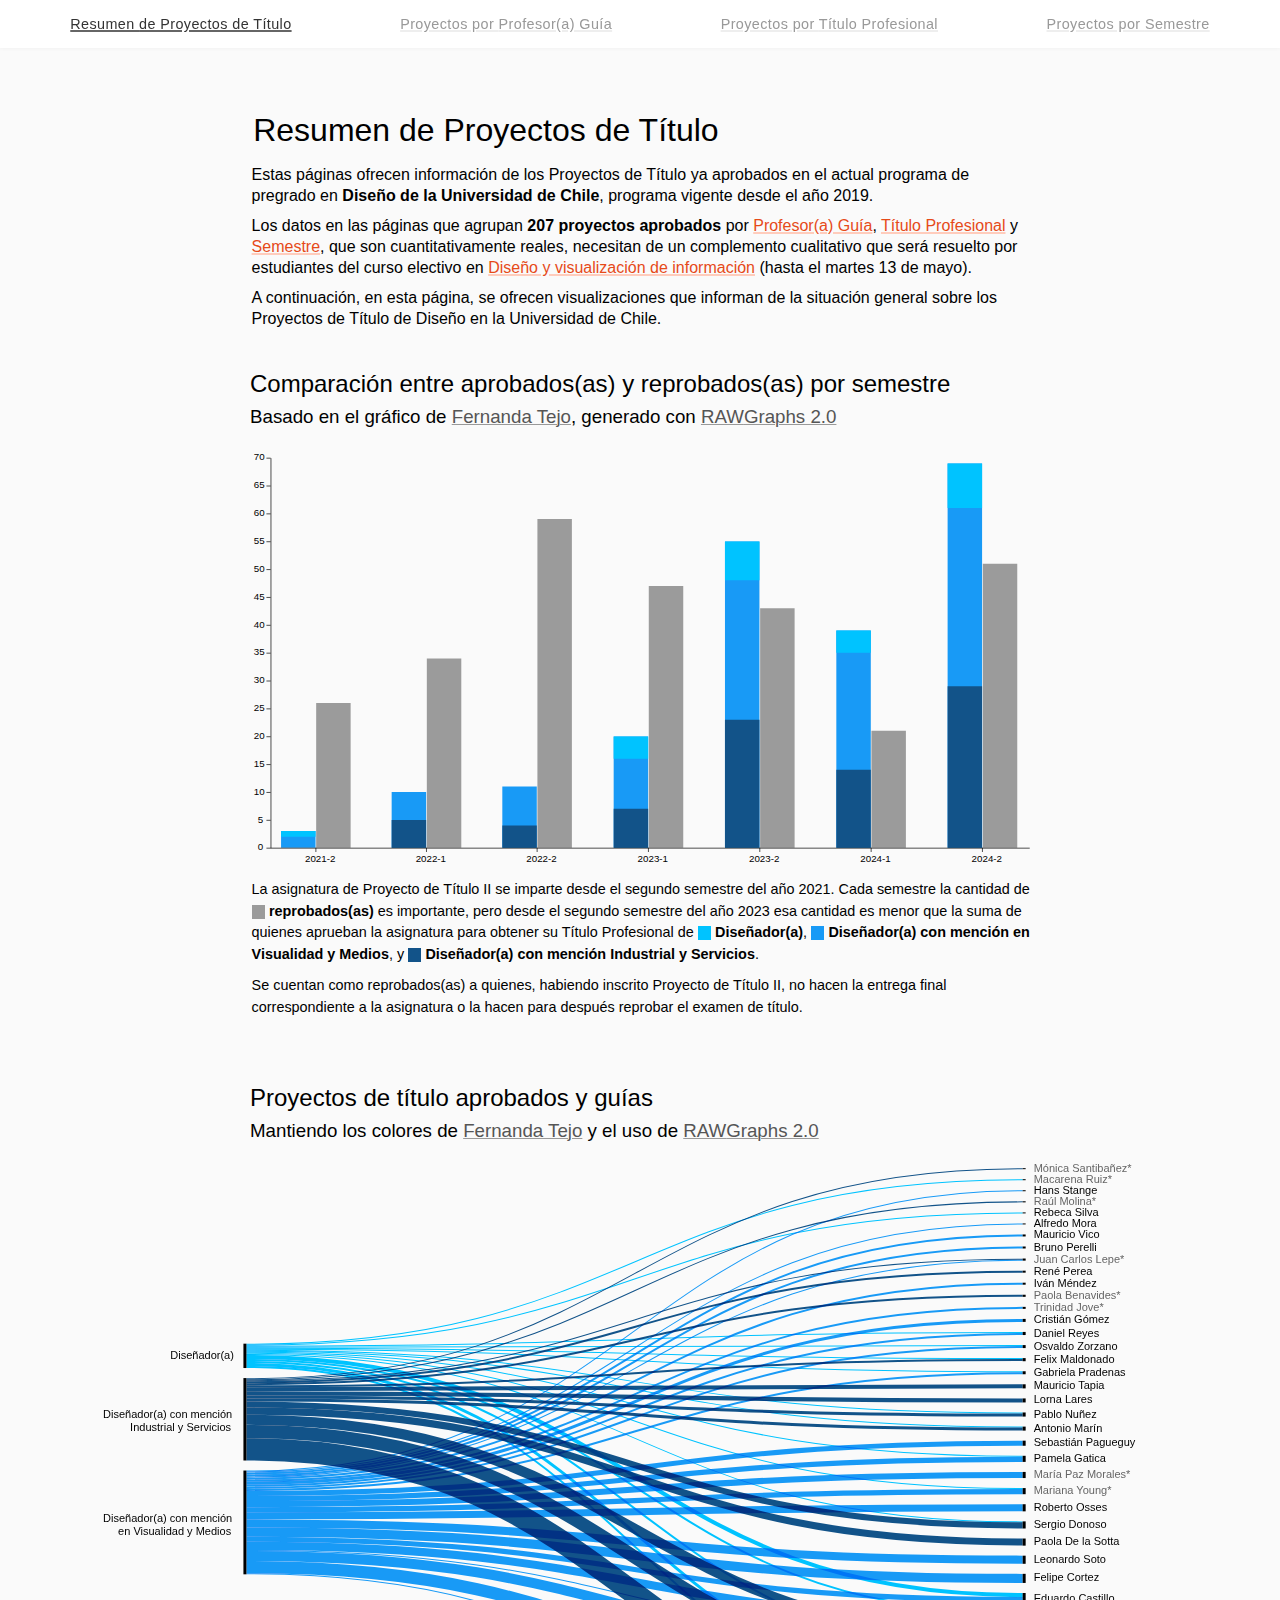
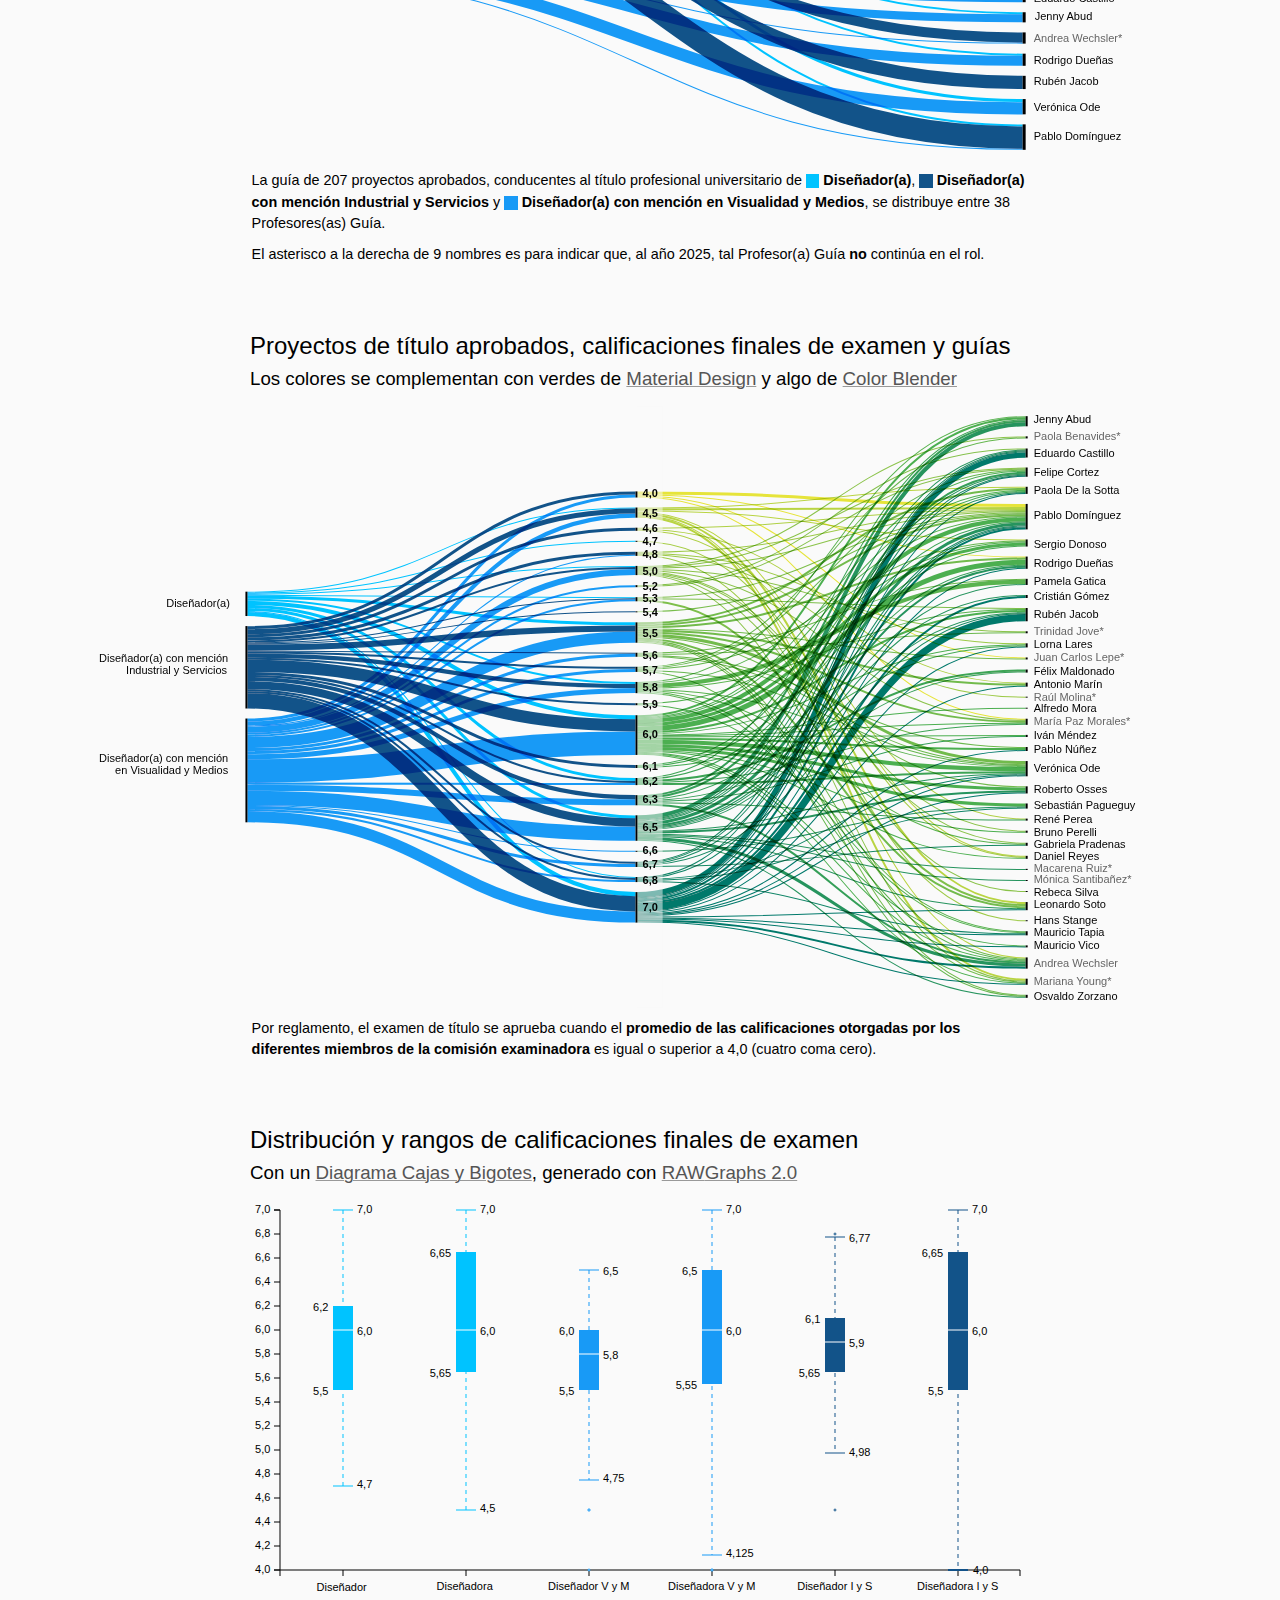
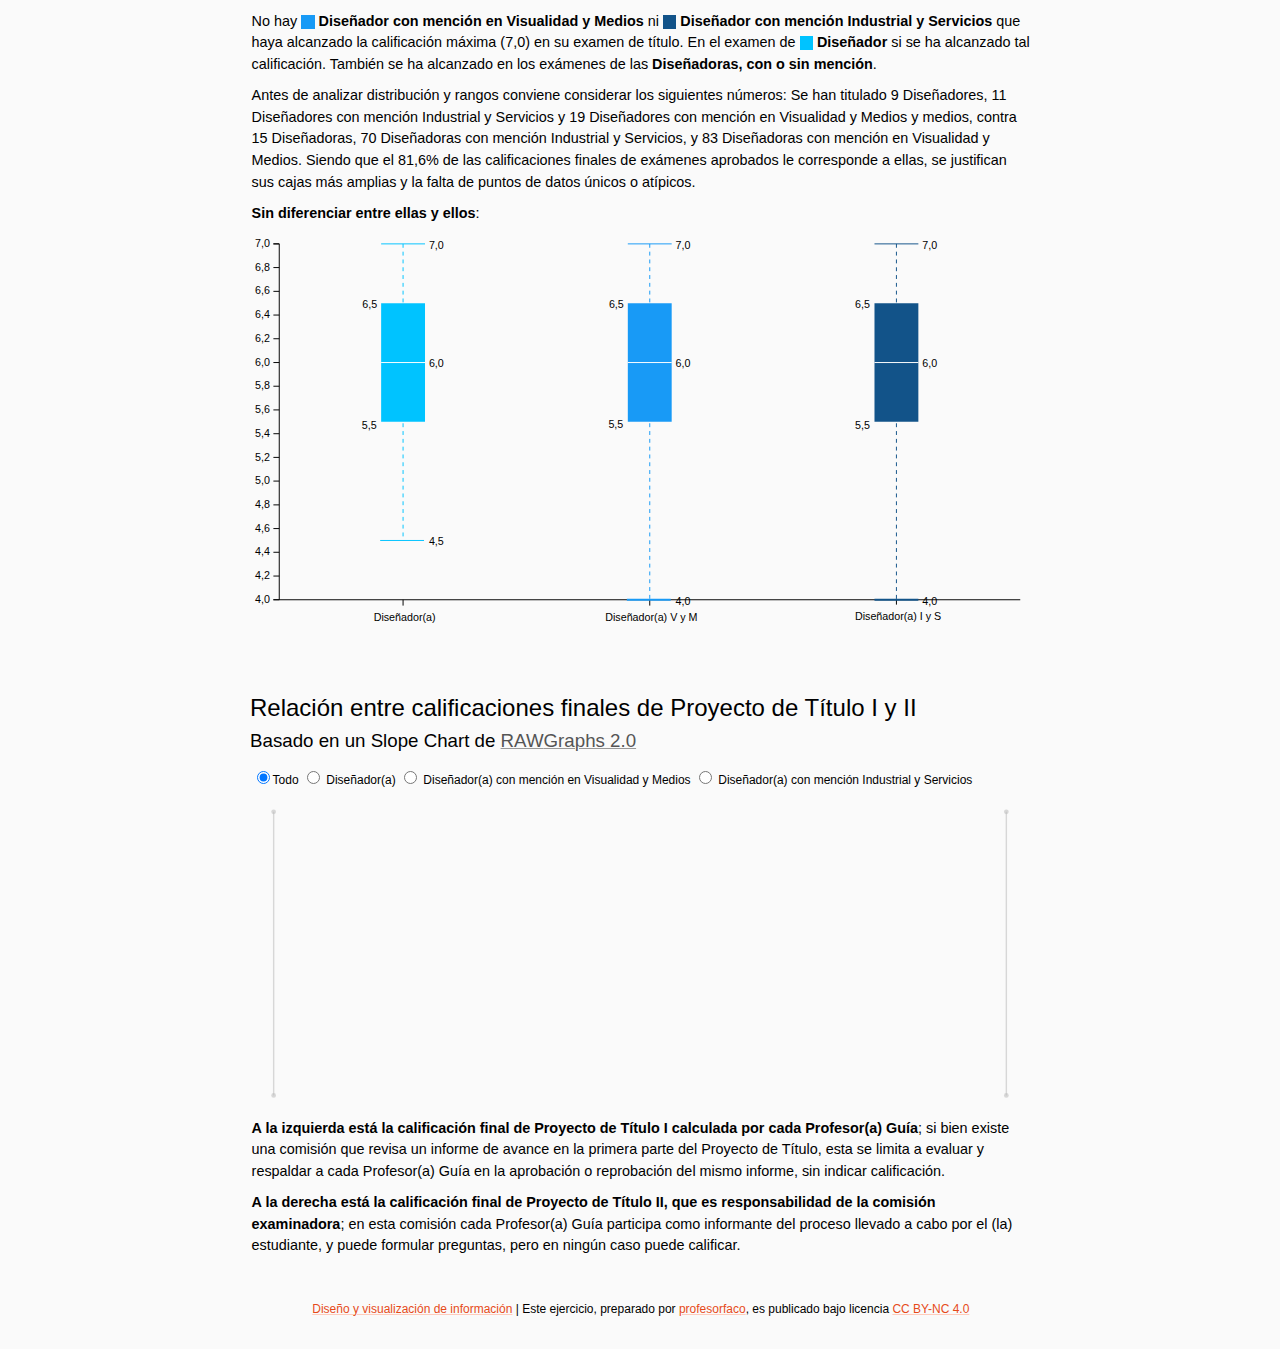
<file: index.html>
<!DOCTYPE html>
<html lang="es">
    <head>
        <meta charset="utf-8" />
        <meta name="viewport" content="width=device-width, initial-scale=1" />
        <title>Proyectos de Título</title>
        <link href="css/style.css" rel="stylesheet" />
    </head>
    <body>
        <nav>
            <a href="index.html" class="active">Resumen <span>de Proyectos de Título</span></a>
            <a href="profes.html"><span>Proyectos por </span>Profesor(a) Guía</a>
            <a href="titulos.html"><span>Proyectos por </span>Título Profesional</a>
            <a href="semestres.html"><span>Proyectos por </span>Semestre</a>
        </nav>
        <header>
            <h1>Resumen de Proyectos de Título</h1>
            <p>Estas páginas ofrecen información de los Proyectos de Título ya aprobados en el actual programa de pregrado en <em>Diseño de la Universidad de Chile</em>, programa vigente desde el año 2019.</p>
            <p>Los datos en las páginas que agrupan <em>207 proyectos aprobados</em> por <a href="profes.html">Profesor(a) Guía</a>, <a href="titulos.html">Título Profesional</a> y <a href="semestres.html">Semestre</a>, que son cuantitativamente reales, necesitan de un complemento cualitativo que será resuelto por estudiantes del curso electivo en <a href="https://github.com/profesorfaco/troncal/" target="_blank">Diseño y visualización de información</a> (hasta el martes 13 de mayo).</p>
            <p>A continuación, en esta página, se ofrecen visualizaciones que informan de la situación general sobre los Proyectos de Título de Diseño en la Universidad de Chile.</p>
        </header>
        <main>
            <article>
                <h2>Comparación entre aprobados(as) y reprobados(as) por semestre</h2>
                <h3>Basado en el gráfico de <a href="https://fer1137.github.io/Sitio_web/" target="_blank">Fernanda Tejo</a>, generado con <a href="https://app.rawgraphs.io/" target="_blank"><em>RAW</em>Graphs 2.0</a></h3>
                <object data="viz/multiset_bar_chart.svg" type="image/svg+xml"></object>
                <p>La asignatura de Proyecto de Título II se imparte desde el segundo semestre del año 2021. Cada semestre la cantidad de <em><small style="background: #9b9b9b;">&nbsp;&nbsp;&nbsp;&nbsp;</small> reprobados(as)</em> es importante, pero desde el segundo semestre del año 2023 esa cantidad es menor que la suma de quienes aprueban la asignatura para obtener su Título Profesional de <em><small style="background: #00c3ff;">&nbsp;&nbsp;&nbsp;&nbsp;</small> Diseñador(a)</em>, <em><small style="background: #189af6;">&nbsp;&nbsp;&nbsp;&nbsp;</small> Diseñador(a) con mención en Visualidad y Medios</em>, y <em><small style="background: #125389;">&nbsp;&nbsp;&nbsp;&nbsp;</small> Diseñador(a) con mención Industrial y Servicios</em>.</p>
                <p>Se cuentan como reprobados(as) a quienes, habiendo inscrito Proyecto de Título II, no hacen la entrega final correspondiente a la asignatura o la hacen para después reprobar el examen de título.</p>
            </article>
            <article>
                <h2>Proyectos de título aprobados y guías</h2>
                <h3>Mantiendo los colores de <a href="https://fer1137.github.io/Sitio_web/" target="_blank">Fernanda Tejo</a> y el uso de <a href="https://app.rawgraphs.io/" target="_blank"><em>RAW</em>Graphs 2.0</a></h3>
                <object data="viz/alluvial_diagram_1.svg" type="image/svg+xml" class="ancho"></object>
                <p>La guía de 207 proyectos aprobados, conducentes al título profesional universitario de <small style="background: #00c3ff;">&nbsp;&nbsp;&nbsp;&nbsp;</small> <em>Diseñador(a)</em>, <small style="background: #125389;">&nbsp;&nbsp;&nbsp;&nbsp;</small> <em>Diseñador(a) con mención Industrial y Servicios</em> y <small style="background: #189af6;">&nbsp;&nbsp;&nbsp;&nbsp;</small> <em>Diseñador(a) con mención en Visualidad y Medios</em>, se distribuye entre 38 Profesores(as) Guía.</p>
                <p>El asterisco a la derecha de 9 nombres es para indicar que, al año 2025, tal Profesor(a) Guía <em>no</em> continúa en el rol.</p>
            </article>
            <article>
                <h2>Proyectos de título aprobados, calificaciones finales de examen y guías</h2>
                <h3>Los colores se complementan con verdes de <a href="https://materialui.co/colors">Material Design</a> y algo de <a href="https://meyerweb.com/eric/tools/color-blend/">Color Blender</a></h3>
                <object data="viz/alluvial_diagram_2.svg" type="image/svg+xml" class="ancho"></object>
                <p>Por reglamento, el examen de título se aprueba cuando el <em>promedio de las calificaciones otorgadas por los diferentes miembros de la comisión examinadora</em> es igual o superior a 4,0 (cuatro coma cero).</p>
            </article>
            <article>
                <h2>Distribución y rangos de calificaciones finales de examen</h2>
                <h3>Con un <a href="https://datavizcatalogue.com/ES/metodos/diagrama_cajas_y_bigotes.html" target="_blank">Diagrama Cajas y Bigotes</a>, generado con <a href="https://app.rawgraphs.io/" target="_blank"><em>RAW</em>Graphs 2.0</a>
                </h3>
                <object data="viz/box_plot_1.svg" type="image/svg+xml"></object>
                <p>No hay <small style="background: #189af6;">&nbsp;&nbsp;&nbsp;&nbsp;</small> <em>Diseñador con mención en Visualidad y Medios</em> ni <small style="background: #125389;">&nbsp;&nbsp;&nbsp;&nbsp;</small> <em>Diseñador con mención Industrial y Servicios</em> que haya alcanzado la calificación máxima (7,0) en su examen de título. En el examen de <small style="background: #00c3ff;">&nbsp;&nbsp;&nbsp;&nbsp;</small> <em>Diseñador</em> si se ha alcanzado tal calificación. También se ha alcanzado en los exámenes de las <em>Diseñadoras, con o sin mención</em>.
                </p>
                <p>Antes de analizar distribución y rangos conviene considerar los siguientes números: Se han titulado 9 Diseñadores, 11 Diseñadores con mención Industrial y Servicios y 19 Diseñadores con mención en Visualidad y Medios y medios, contra 15 Diseñadoras, 70 Diseñadoras con mención Industrial y Servicios, y 83 Diseñadoras con mención en Visualidad y Medios. Siendo que el 81,6% de las calificaciones finales de exámenes aprobados le corresponde a ellas, se justifican sus cajas más amplias y la falta de puntos de datos únicos o atípicos.</p>
                <p><em>Sin diferenciar entre ellas y ellos</em>:</p>
                <object data="viz/box_plot_2.svg" type="image/svg+xml"></object>
            </article>
            <article>
                <h2>Relación entre calificaciones finales de Proyecto de Título I y II</h2>
                <h3>Basado en un Slope Chart de <a href="https://app.rawgraphs.io/" target="_blank"><em>RAW</em>Graphs 2.0</a></h3>
                <p><small>
                    <input type="radio" name="show" value="all" onchange="mostrador(this.value)" checked />Todo</span>
                    <input type="radio" name="show" value="sm" onchange="mostrador(this.value)" /> Diseñador(a) 
                    <input type="radio" name="show" value="vm" onchange="mostrador(this.value)" /> Diseñador(a) con mención en Visualidad y Medios
                    <input type="radio" name="show" value="is" onchange="mostrador(this.value)" /> Diseñador(a) con mención Industrial y Servicios
                </small></p>
                <svg xmlns="http://www.w3.org/2000/svg" viewBox="0 0 165 65" id="slope">
                    <style>
                        line{stroke-width:.3} 
                        .sm{stroke:#00c3ff} 
                        .vm{stroke:#189af6} 
                        .is{stroke:#125389}
                        .hide{display:none}
                    </style>
                    <g>
                        <circle cx="5" cy="2.5" r=".5" fill="silver"/>
                        <line x1="5" y1="2.5" x2="5" y2="62.5" stroke="silver" />
                        <circle cx="5" cy="62.5" r=".5" fill="silver"/>
                    </g>
                    <g>
                        <circle cx="160" cy="2.5" r=".5" fill="silver"/>
                        <line x1="160" y1="2.5" x2="160" y2="62.5" stroke="silver" />
                        <circle cx="160" cy="62.5" r=".5" fill="silver"/>
                    </g>
                    <!--aquí se agregarán grupos gracias a JavaScript-->
                </svg>
                <p><em>A la izquierda está la calificación final de Proyecto de Título I calculada por cada Profesor(a) Guía</em>; si bien existe una comisión que revisa un informe de avance en la primera parte del Proyecto de Título, esta se limita a evaluar y respaldar a cada Profesor(a) Guía en la aprobación o reprobación del mismo informe, sin indicar calificación.</p>
                <p><em>A la derecha está la calificación final de Proyecto de Título II, que es responsabilidad de la comisión examinadora</em>; en esta comisión cada Profesor(a) Guía participa como informante del proceso llevado a cabo por el (la) estudiante, y puede formular preguntas, pero en ningún caso puede calificar.</p>
            </article>
        </main>
        <footer>
            <p><small><a href="https://github.com/profesorfaco/troncal" target="_blank">Diseño y visualización de información</a> | Este ejercicio, preparado por <a rel="cc:attributionURL dct:creator" property="cc:attributionName" href="https://github.com/profesorfaco">profesorfaco</a>, es publicado bajo licencia <a href="https://creativecommons.org/licenses/by-nc/4.0/?ref=chooser-v1" target="_blank" rel="license noopener noreferrer">CC BY-NC 4.0</a></small></p>
        </footer>

        <script>
            const notas = document.querySelector("#slope");

            function clase(dato) {
                let esto;
                if (dato == "Diseño") {
                    esto = 'class="sm hide"';
                } else if (dato == "Diseño con mención en Visualidad y Medios") {
                    esto = 'class="vm hide"';
                } else {
                    esto = 'class="is hide"';
                }
                return esto;
            }

            function mostrador(dato) {
                if(dato == "all"){
                    document.querySelectorAll(".sm").forEach((x)=> x.classList.remove("hide"));
                    document.querySelectorAll(".vm").forEach((x)=> x.classList.remove("hide"));
                    document.querySelectorAll(".is").forEach((x)=> x.classList.remove("hide"));
                } else if(dato == "sm") {
                    document.querySelectorAll(".sm").forEach((x)=> x.classList.remove("hide"));
                    document.querySelectorAll(".vm").forEach((x)=> x.classList.add("hide"));
                    document.querySelectorAll(".is").forEach((x)=> x.classList.add("hide"));
                } else if(dato == "vm"){
                    document.querySelectorAll(".sm").forEach((x)=> x.classList.add("hide"));
                    document.querySelectorAll(".vm").forEach((x)=> x.classList.remove("hide"));
                    document.querySelectorAll(".is").forEach((x)=> x.classList.add("hide"));
                } else {
                    document.querySelectorAll(".sm").forEach((x)=> x.classList.add("hide"));
                    document.querySelectorAll(".vm").forEach((x)=> x.classList.add("hide"));
                    document.querySelectorAll(".is").forEach((x)=> x.classList.remove("hide"));
                }
              }

            async function datos() {
                const consulta = await fetch("https://raw.githubusercontent.com/profesorfaco/troncal/refs/heads/main/clase-09/titulades.json");
                const data = await consulta.json();
                data.forEach((d,i) => {
                    notas.innerHTML += `
                        <g>
                            <text x="0.5" y="${140 - d.nota_anteproyecto * 20 + 2.5}" font-size="2" dominant-baseline="middle">${d.nota_anteproyecto.toFixed(1).replace(".",",")}</text>
                            <circle cx="5" cy="${140 - d.nota_anteproyecto * 20 + 2.5}" r=".5" fill="var(--gris)"/>
                            <line x1="5" y1="${140 - d.nota_anteproyecto * 20 + 2.5}" x2="160" y2="${140 - d.nota_proyecto * 20 + 2.5}" ${clase(d.titulo_profesional_neutro)}/>
                            <circle cx="160" cy="${140 - d.nota_proyecto * 20 + 2.5}" r=".5" fill="var(--gris)"/>
                            <text x="161.25" y="${140 - d.nota_proyecto * 20 + 2.5}" font-size="2" dominant-baseline="middle">${d.nota_proyecto.toFixed(1).replace(".",",")}</text>
                        </g>`;
                });
                mostrador("all");
            }
            datos().catch((error) => console.error(error));
        </script>
    </body>
</html>
</file>
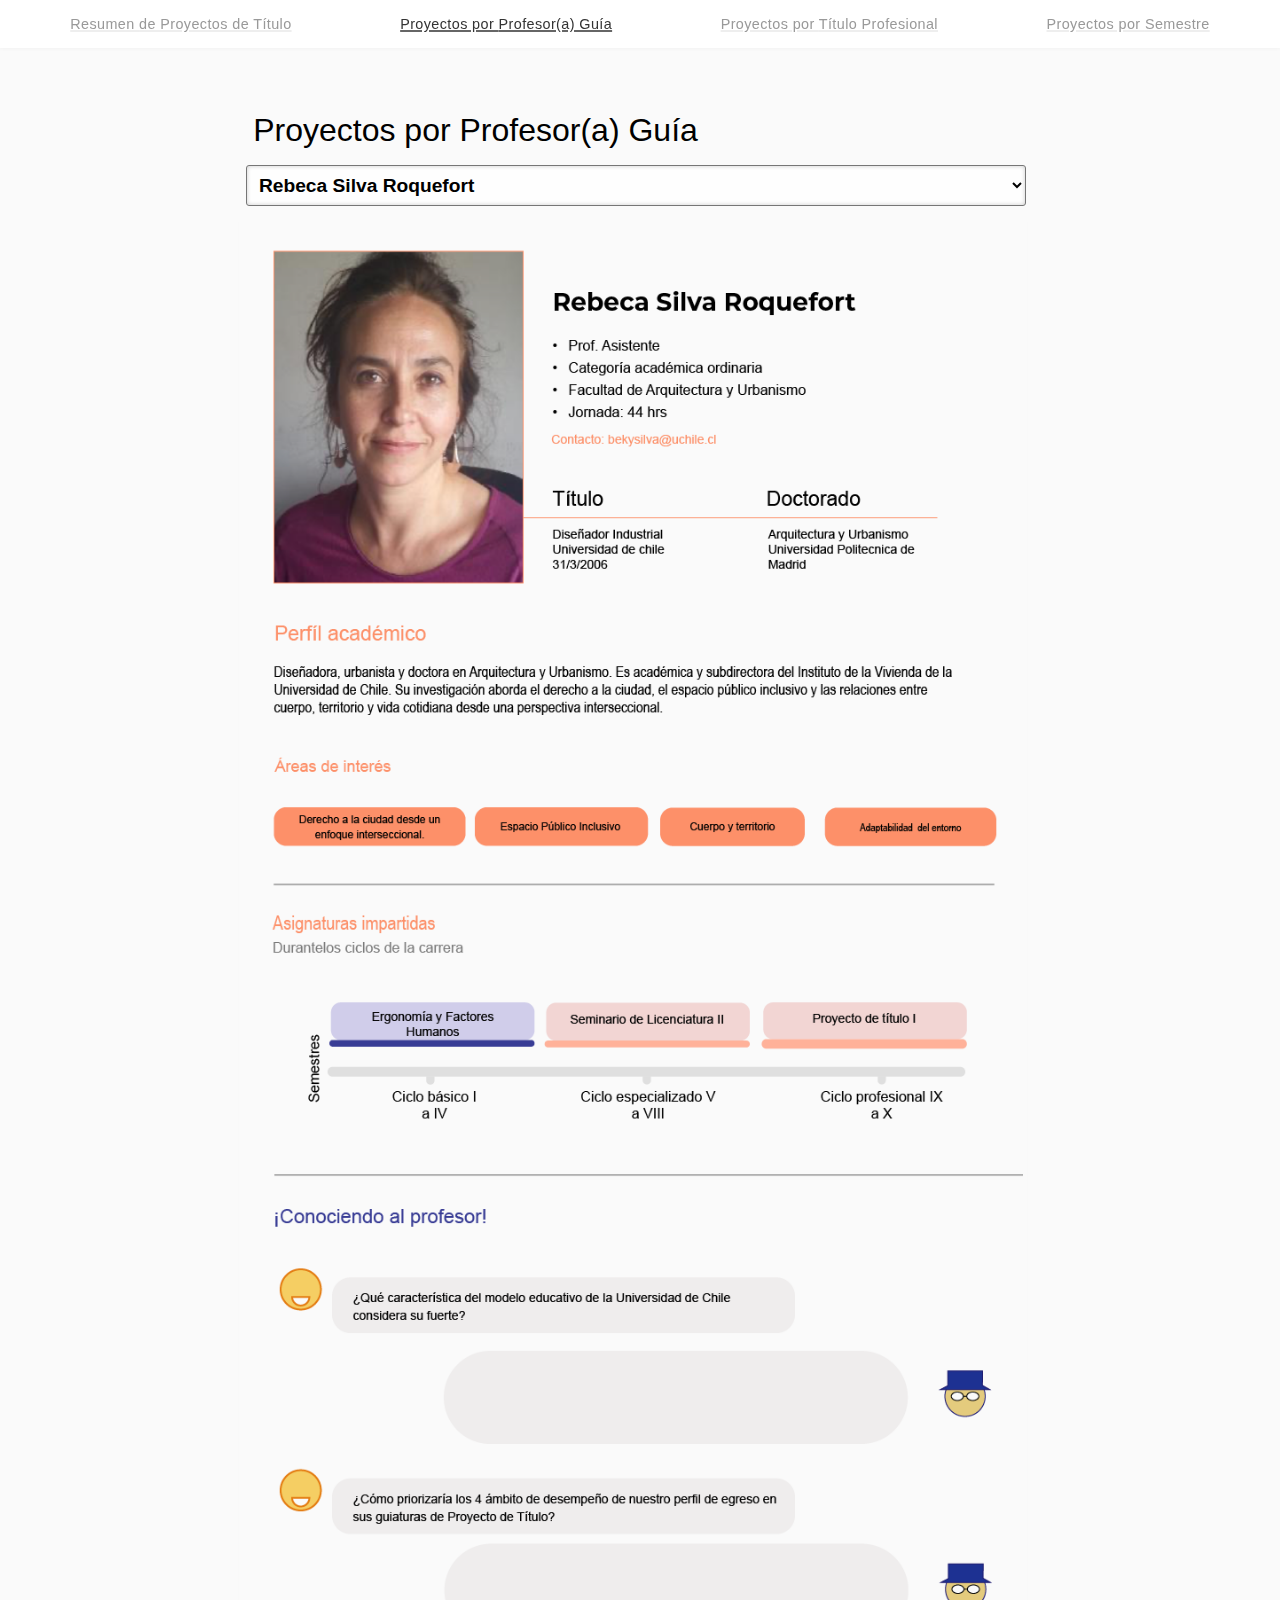
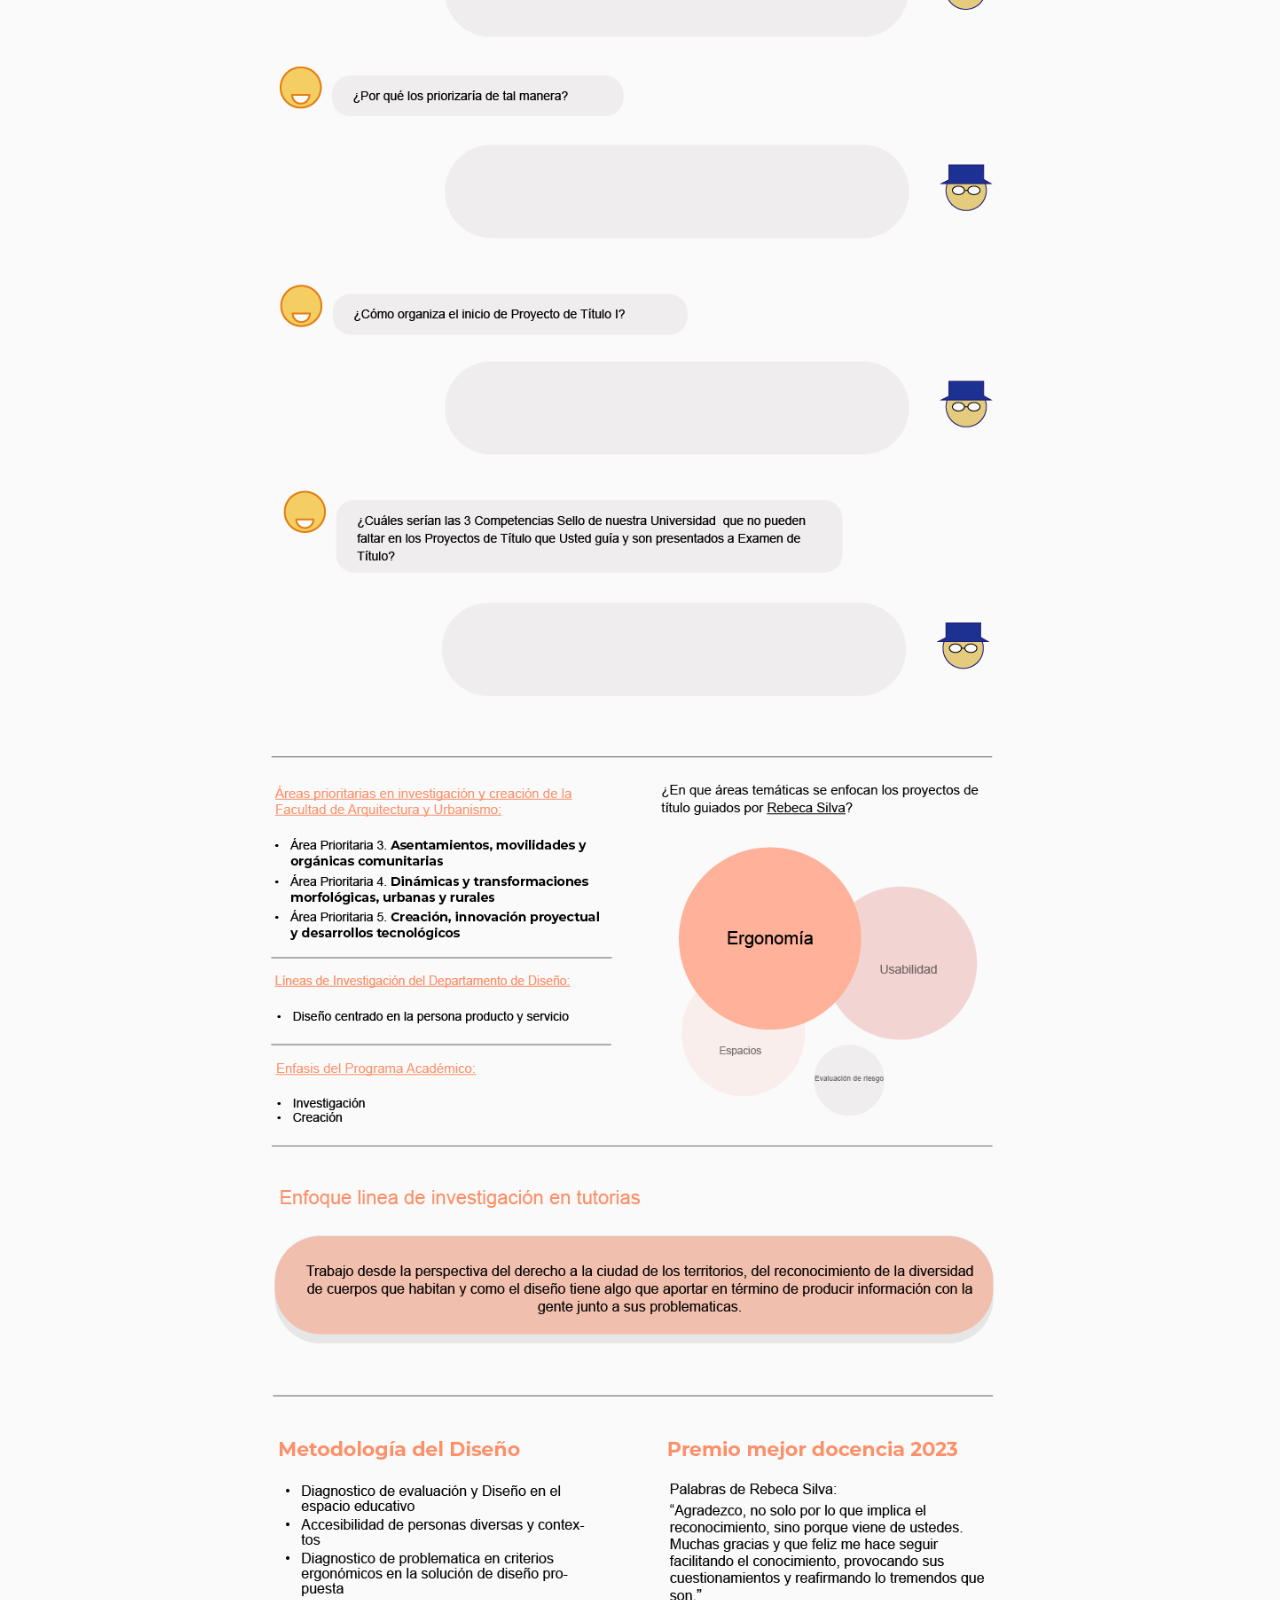
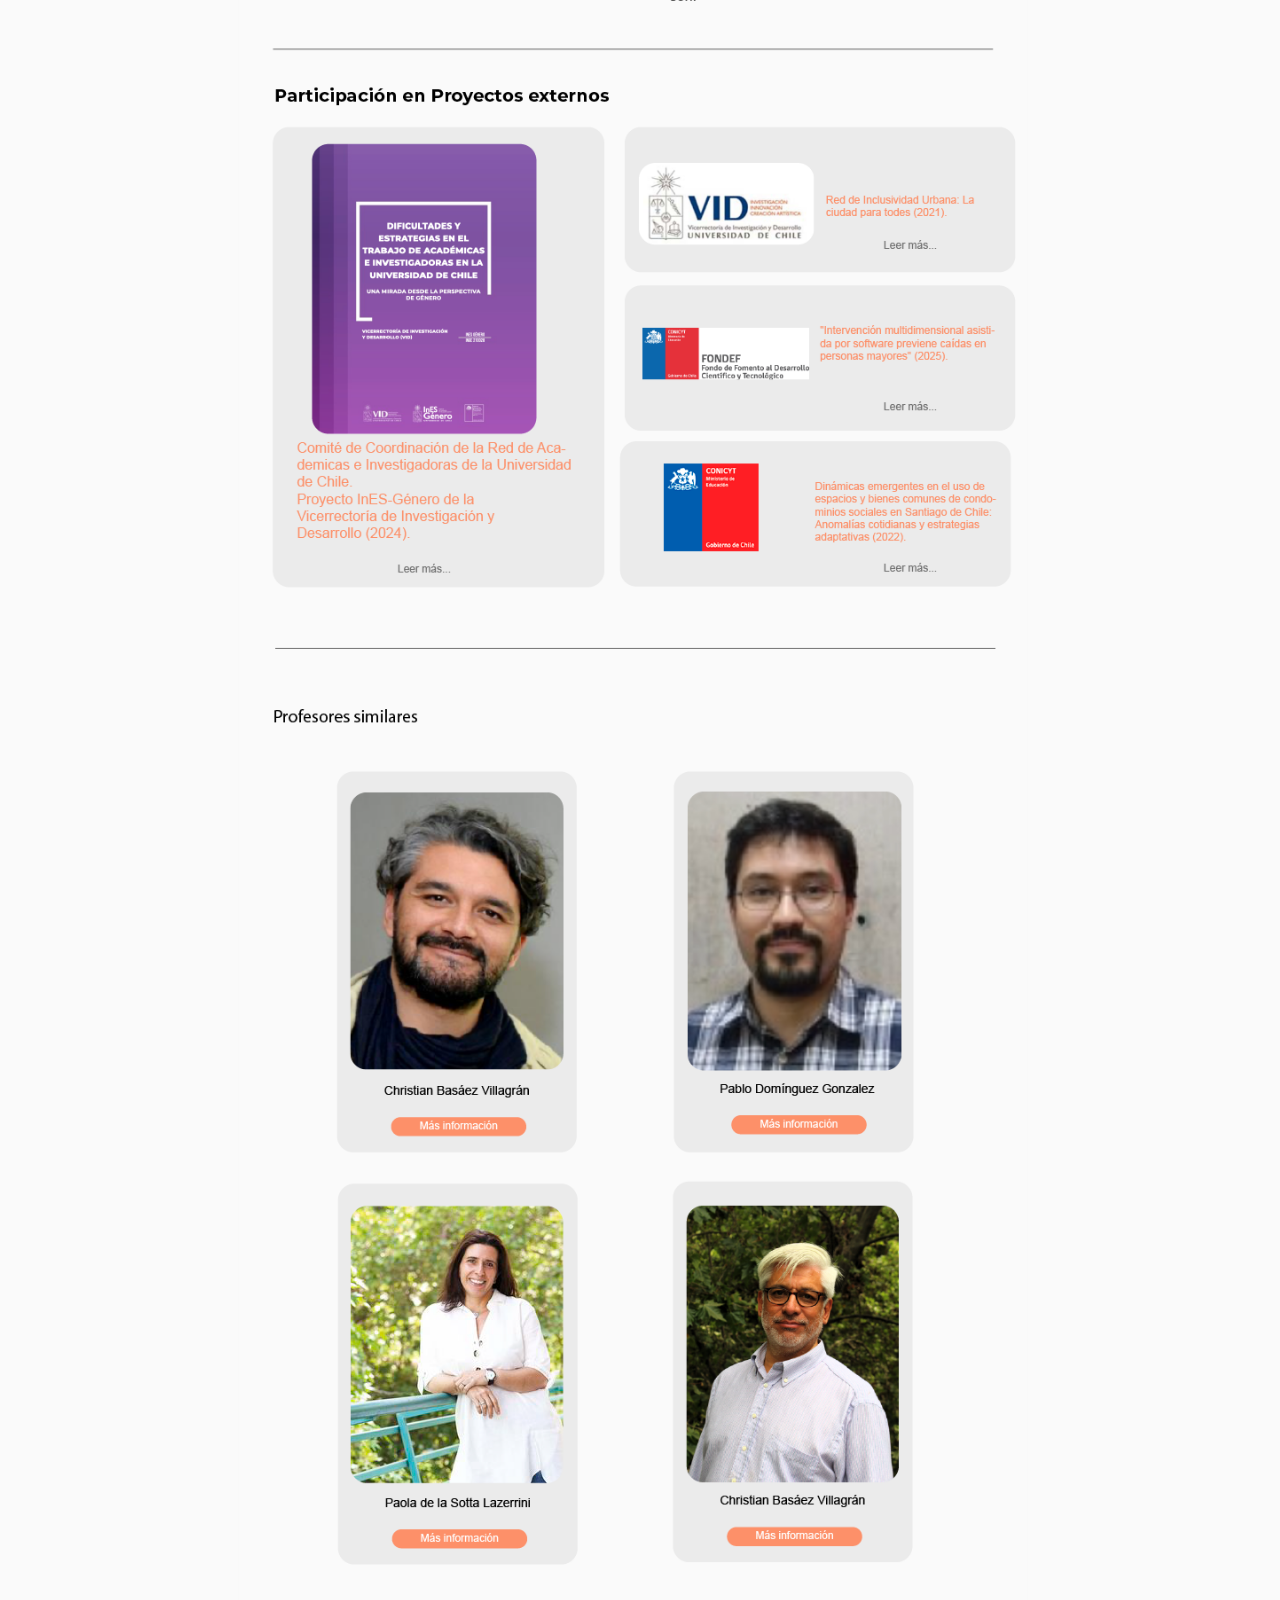
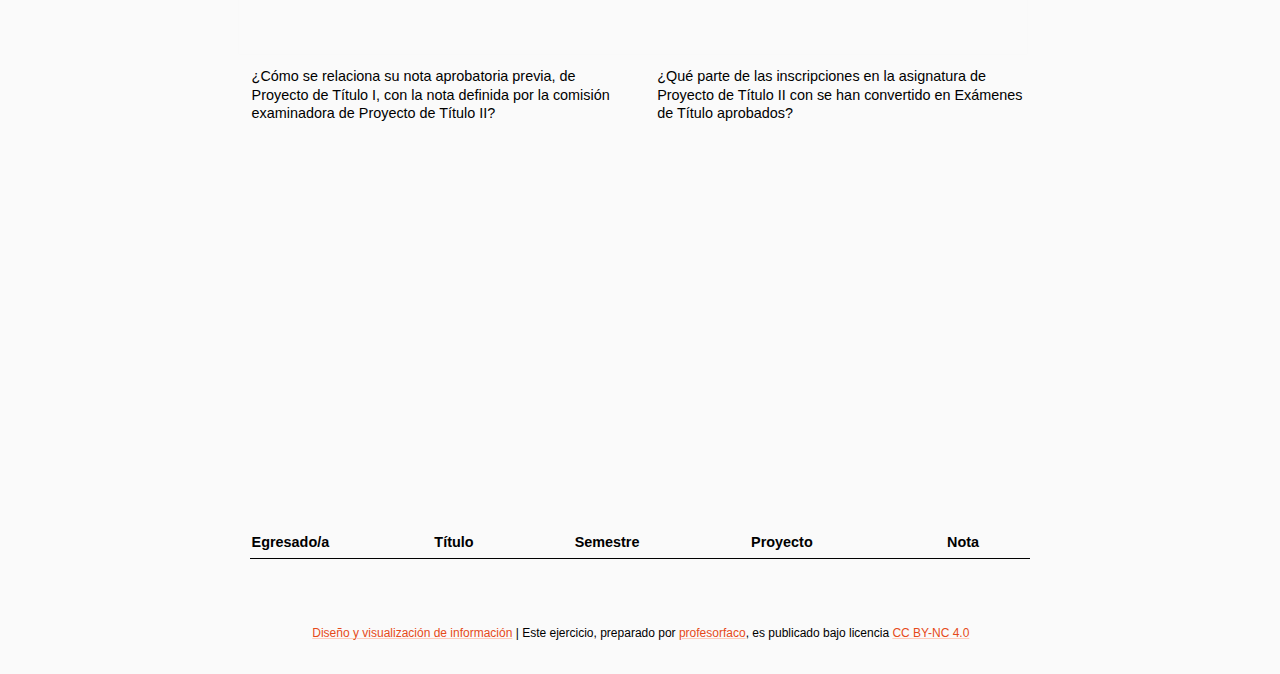
<file: profes(copy 1).html>
<!DOCTYPE html>
<html lang="es">
    <head>
        <meta charset="utf-8" />
        <meta name="viewport" content="width=device-width, initial-scale=1" />
        <title>Proyectos de Título</title>
        <link href="css/style.css" rel="stylesheet" />
        <style>
            .idea{
                weith:100%;
                clear:both;
                margin-left: -0.75rem;
            }
            .idea img{ 
                width:100%; 
                height: auto; 
            } 
            .esconde{
                display:none;
            }
        </style>
    </head>
    <body>
        <nav>
            <a href="index.html">Resumen <span>de Proyectos de Título</span></a>
            <a href="profes.html" class="active"><span>Proyectos por </span>Profesor(a) Guía</a>
            <a href="titulos.html"><span>Proyectos por </span>Título Profesional</a>
            <a href="semestres.html"><span>Proyectos por </span>Semestre</a>
        </nav>
        <header>
            <h1>Proyectos por Profesor(a) Guía</h1>
            <select>
                <option value="Silva Roquefort, Rebeca" selected>Rebeca Silva Roquefort</option>
                <option value="Soto Calquín, Leonardo">Leonardo Soto Calquín</option>
            </select>
        </header>
        <main>
            <div class="doble">
                 <div class="idea">
                    <img src="viz/rebeca.png" id="primera"/> 
                    <img src="viz/leonardo.png" id="segunda" class="esconde"/> 
                
                </div>
                <div class="uno">
                    <p>¿Cómo se relaciona su nota aprobatoria previa, de Proyecto de Título I, con la nota definida por la comisión examinadora de Proyecto de Título II?</p>
                    <svg xmlns="http://www.w3.org/2000/svg" viewBox="0 0 65 65" id="slope"></svg>
                </div>
                <div class="otro">
                    <p>¿Qué parte de las inscripciones en la asignatura de Proyecto de Título II con <span id="profe"></span> se han convertido en Exámenes de Título aprobados?</p>
                    <div id="donnut"></div>
                </div>    
                <hr/>
            </div>
            <h2></h2>
            <table>
                <thead>
                    <th>Egresado/a</th>
                    <th>Título</th>
                    <th>Semestre</th>
                    <th>Proyecto</th>
                    <th>Nota</th>
                </thead>
                <tbody id="mencion"></tbody>
            </table>
            <div id="palabreo"></div>           
        </main>
        <footer>
            <p>
                <small>
                    <a href="https://github.com/profesorfaco/troncal" target="_blank">Diseño y visualización de información</a> | Este ejercicio, preparado por
                    <a rel="cc:attributionURL dct:creator" property="cc:attributionName" href="https://github.com/profesorfaco">profesorfaco</a>, es publicado bajo licencia
                    <a href="https://creativecommons.org/licenses/by-nc/4.0/?ref=chooser-v1" target="_blank" rel="license noopener noreferrer">CC BY-NC 4.0</a>
                </small>
            </p>
        </footer>
        <script src="js/profes.js"></script>
    </body>
</html>
</file>
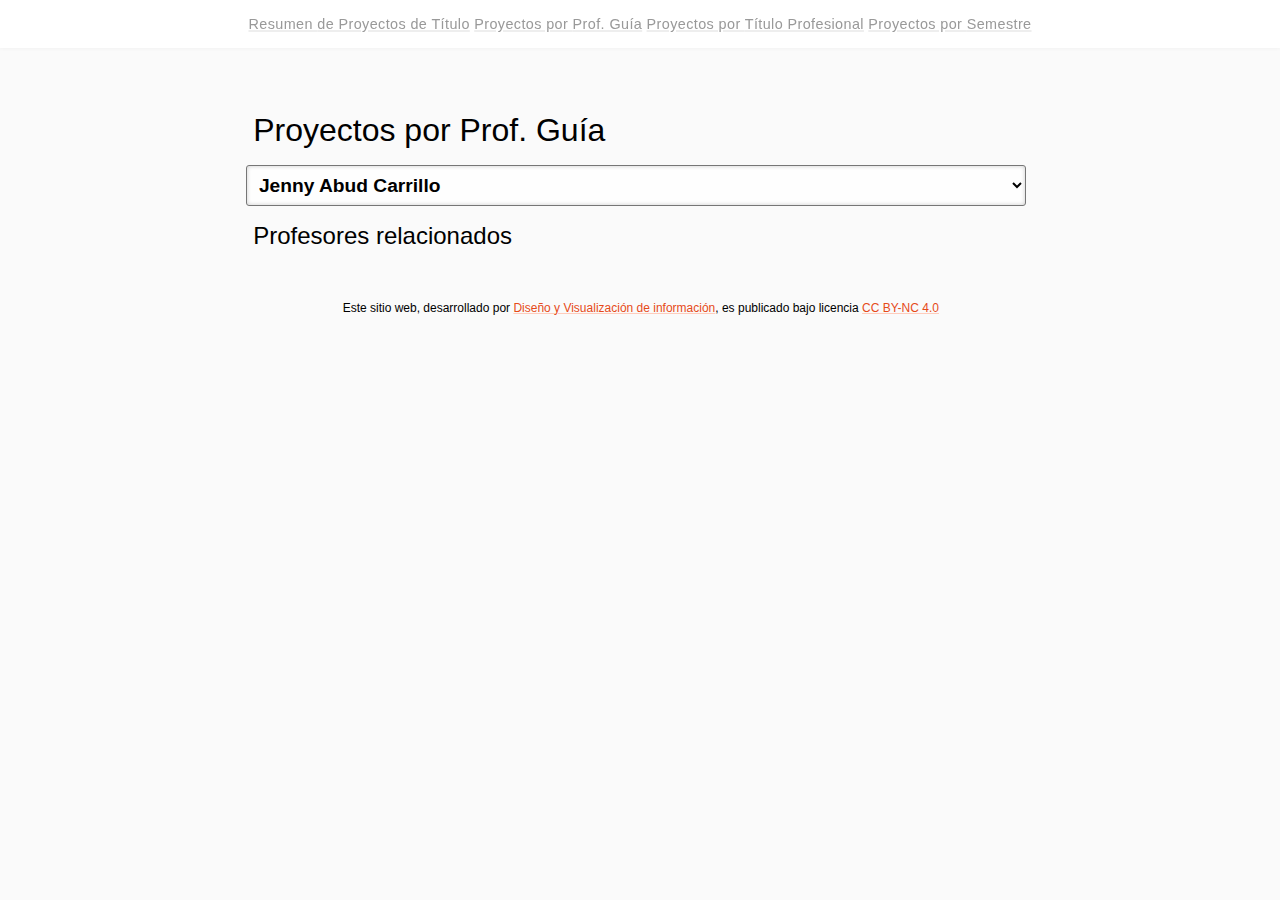
<file: profes.html>
<!DOCTYPE html>
<html lang="es">
    <head>
        <meta charset="utf-8" />
        <meta name="viewport" content="width=device-width, initial-scale=1" />
        <title>Proyectos de Título</title>
        <link href="https://cdn.jsdelivr.net/npm/bootstrap@5.3.6/dist/css/bootstrap.min.css" rel="stylesheet" integrity="sha384-4Q6Gf2aSP4eDXB8Miphtr37CMZZQ5oXLH2yaXMJ2w8e2ZtHTl7GptT4jmndRuHDT" crossorigin="anonymous" />
        <link href="css/style.css" rel="stylesheet"/>
    </head>
    <body>
        <nav class="fixed-top bg-light py-3 shadow-sm">
            <div class="d-flex justify-content-around align-items-center">
                <a href="index.html" class="link-secondary">Resumen <span class="d-none d-md-inline">de Proyectos de Título</span></a>
                <a href="profes.html" class="link-dark fw-bold"><span class="d-none d-md-inline">Proyectos por </span>Prof. Guía</a>
                <a href="titulos.html" class="link-secondary"><span class="d-none d-md-inline">Proyectos por </span>Título Profesional</a>
                <a href="semestres.html" class="link-secondary"><span class="d-none d-md-inline">Proyectos por </span>Semestre</a>
            </div>
        </nav>
        <div class="container mt-5 pt-5">
            <div class="row">
                <div class="col-11 col-md-10 col-lg-9 col-xl-8 col-xxl-7 mx-auto">
                    <header>
                        <h1 class="display-6 text-body-secondary">Proyectos por Prof. Guía</h1>
                        <select class="form-select mb-3 shadow-sm">
                            <option value="Abud Carrillo, Jenny">Jenny Abud Carrillo</option>
                            <option value="Araya Beltrán, Patricio">Patricio Araya Beltrán</option>
                            <option value="Basáez Villagrán, Christian">Christian Basáez Villagrán</option>
                            <option value="Bascuñán Correa, Patricio">Patricio Bascuñán Correa</option>
                            <option value="Becas Villegas, Macarena">Macarena Becas Villegas</option>
                            <option value="Bustamante Salazar, Jacob">Jacob Bustamante Salazar</option>
                            <option value="Cattan Lavín, Magdalena">Magdalena Cattan Lavín</option>
                            <option value="Castillo Espinoza, Eduardo">Eduardo Castillo Espinoza</option>
                            <option value="Cortez Orellana, Felipe">Felipe Cortez Orellana</option>
                            <option value="de la Sotta Lazzerini, Paola">Paola de la Sotta Lazzerini</option>
                            <option value="Domínguez González, Pablo">Pablo Domínguez González</option>
                            <option value="Donoso Cisternas, Sergio">Sergio Donoso Cisternas</option>
                            <option value="Dueñas Santander, Rodrigo">Rodrigo Dueñas Santander</option>
                            <option value="Ferrera Leiva, Daniel">Daniel Ferrera Leiva</option>
                            <option value="Gatica Ramírez, Pamela">Pamela Gatica Ramírez</option>
                            <option value="Gómez Moya, Cristián">Cristián Gómez Moya</option>
                            <option value="Jacob Dazarola, Rubén">Rubén Jacob Dazarola</option>
                            <option value="Lares López, Lorna">Lorna Lares López</option>
                            <option value="Maldonado de la Fuente, Félix">Félix Maldonado de la Fuente</option>
                            <option value="Marín Pacheco, José Antonio">Antonio Marín Pacheco</option>
                            <option value="Méndez Olivares, Iván">Iván Méndez Olivares</option>
                            <option value="Menteguiaga Schmidt, Clarisa">Clarisa Menteguiaga Schmidt</option>
                            <option value="Meza Navarro, Andrea">Andrea Meza Navarro</option>
                            <option value="Núñez Gutiérrez, Pablo">Pablo Nuñez Gutiérrez</option>
                            <option value="Ode Saleh, Verónica">Verónica Ode Saleh</option>
                            <option value="Osorio Muñoz, Astrid">Astrid Osorio Muñoz</option>
                            <option value="Osses Flores, Roberto">Roberto Osses Flores</option>
                            <option value="Pagueguy Fenner, Sebastián">Sebastián Pagueguy Fenner</option>
                            <option value="Perea Morales, René">René Perea Morales</option>
                            <option value="Perelli Soto, Bruno">Bruno Perelli Soto</option>
                            <option value="Pradenas Guentherodt, Gabriela">Gabriela Pradenas Guentherodt</option>
                            <option value="Reyes León, Daniel">Daniel Reyes León</option>
                            <option value="Silva Roquefort, Rebeca">Rebeca Silva Roquefort</option>
                            <option value="Soffia Vega, Alejandro">Alejandro Soffia Vega</option>
                            <option value="Soto Calquín, Leonardo">Leonardo Soto Calquín</option>
                            <option value="Stange Marcus, Hans">Hans Stange Marcus</option>
                            <option value="Tapia Reyes, Mauricio">Mauricio Tapia Reyes</option>
                            <option value="Vera Manríquez, Rodrigo">Rodrigo Vera Manríquez</option>
                            <option value="Vico Sánchez, Mauricio">Mauricio Vico Sánchez</option>
                            <option value="Vielma Laguna, Mitzi">Mitzi Vielma Laguna</option>
                            <option value="Zorzano Betancourt, Osvaldo">Osvaldo Zorzano Betancourt</option>
                        </select>
                    </header>
                    <main>
                        <section id="identidad" class="border-bottom pb-3 mb-3"></section>
                        <section class="border-bottom border-3 pb-3 mb-3">
                            <div class="row" id="detalles"></div>
                        </section>
                        <section id="asignaturas"></section>
                        <section id="dialogo"></section>
                        <section id="resultados"></section>
                        <section>
                            <h2 class="fs-4 mt-5 py-3 border-top border-3">Profesores relacionados</h2>
                            <div class="row" id="afines"></div>
                        </section>
                    </main>
                    <footer class="border-top my-5 pt-2">
                        <p class="text-center text-body-tertiary">
                            <small>
                                Este sitio web, desarrollado por <a rel="cc:attributionURL dct:creator" property="cc:attributionName" href="https://www.u-cursos.cl/fau/2025/1/AUD5V027/1/integrantes/" class="link-dark link-opacity-50 link-opacity-75-hover">Diseño y Visualización de información</a>, es publicado bajo licencia <a href="https://creativecommons.org/licenses/by-nc/4.0/?ref=chooser-v1" target="_blank" rel="license noopener noreferrer" class="link-dark link-opacity-50 link-opacity-75-hover">CC BY-NC 4.0</a>
                            </small>
                        </p>
                    </footer>
                </div>
            </div>
        </div>
        <script src="js/profes.js"></script>
    </body>
</html>
</file>
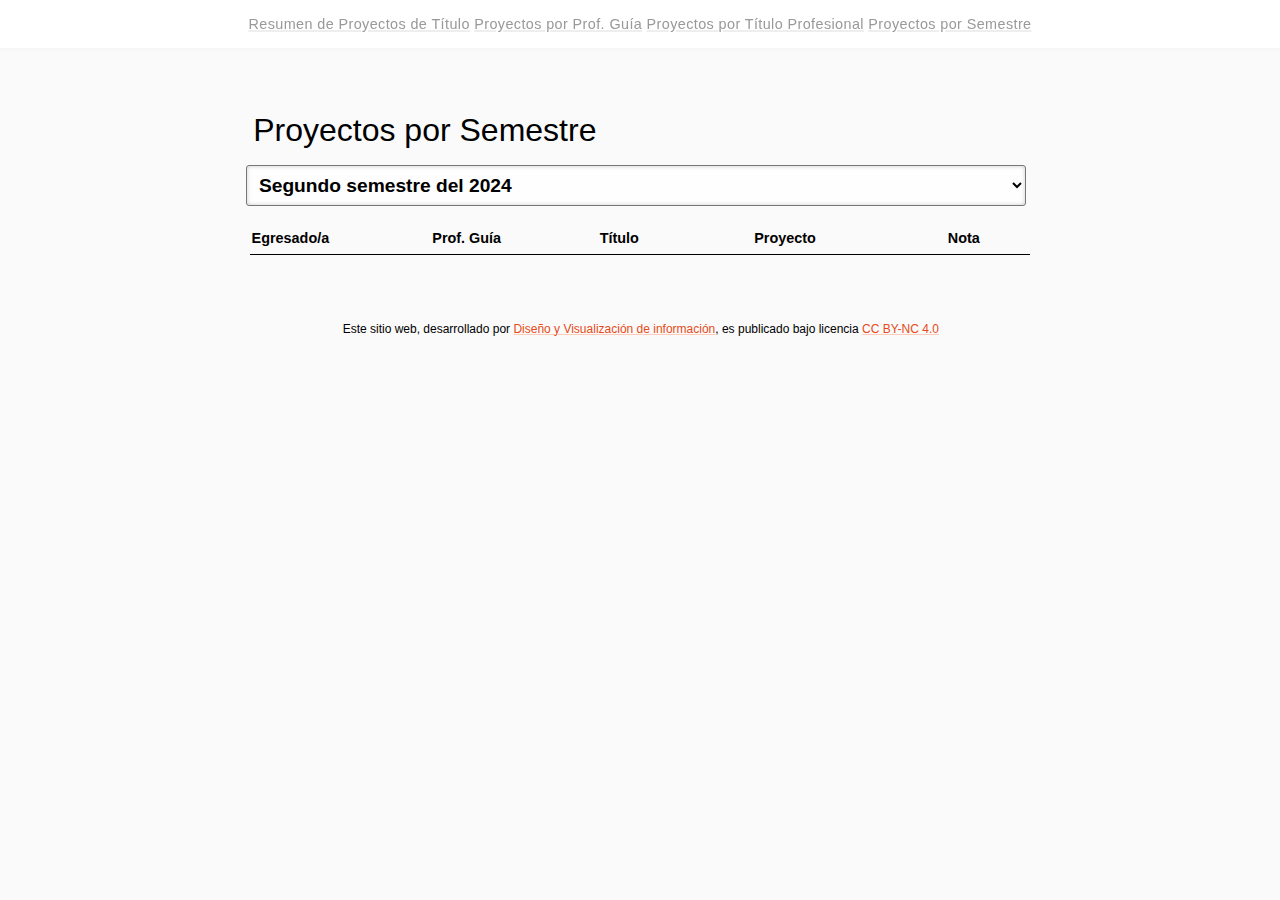
<file: semestres.html>
<!DOCTYPE html>
<html lang="es">
    <head>
        <meta charset="utf-8" />
        <meta name="viewport" content="width=device-width, initial-scale=1" />
        <title>Proyectos de Título</title>
        <link href="https://cdn.jsdelivr.net/npm/bootstrap@5.3.6/dist/css/bootstrap.min.css" rel="stylesheet" integrity="sha384-4Q6Gf2aSP4eDXB8Miphtr37CMZZQ5oXLH2yaXMJ2w8e2ZtHTl7GptT4jmndRuHDT" crossorigin="anonymous">
        <link href="css/style.css" rel="stylesheet"/>
    </head>
    <body>
        <nav class="fixed-top bg-light py-3 shadow-sm">
            <div class="d-flex justify-content-around align-items-center">
               <a href="index.html" class="link-secondary">Resumen <span class="d-none d-md-inline">de Proyectos de Título</span></a>
                <a href="profes.html" class="link-secondary"><span class="d-none d-md-inline">Proyectos por </span>Prof. Guía</a>
                <a href="titulos.html" class="link-secondary"><span class="d-none d-md-inline">Proyectos por </span>Título Profesional</a>
                <a href="semestres.html" class="link-dark fw-bold"><span class="d-none d-md-inline">Proyectos por </span>Semestre</a>
            </div>
        </nav>
        <div class="container mt-5 pt-5">
            <div class="row">
                <div class="col-11 col-md-10 col-lg-9 col-xl-8 col-xxl-7 mx-auto">

        <header>
            <h1 class="display-6 text-body-secondary">Proyectos por Semestre</h1>
            <select class="form-select mb-3 shadow-sm">
                <option value="2024-2">Segundo semestre del 2024</option>
                <option value="2024-1">Primer semestre del 2024</option>
                <option value="2023-2">Segundo semestre del 2023</option>
                <option value="2023-1">Primer semestre del 2023</option>
                <option value="2022-2">Segundo semestre del 2022</option>
                <option value="2022-1">Primer semestre del 2022</option>
                <option value="2021-2">Segundo semestre del 2021</option>
            </select>
        </header>
        <main>
            <p class="lead px-1"></p>
            <div class="table-responsive">
            <table class="table border-top border-2 small">
                    <thead>
                        <th>Egresado/a</th>
                        <th class="d-none d-md-table-cell">Prof. Guía</th>
                        <th>Título</th>
                        <th>Proyecto</th>
                        <th>Nota</th>
                    </thead>
                    <tbody id="mencion"></tbody>
                </table>
            </div>
            <div id="palabreo" class="px-1"></div>

        </main>
                    <footer class="border-top my-5 pt-2">
                        <p class="text-center text-body-tertiary">
                            <small>
                                Este sitio web, desarrollado por <a rel="cc:attributionURL dct:creator" property="cc:attributionName" href="https://www.u-cursos.cl/fau/2025/1/AUD5V027/1/integrantes/" class="link-dark link-opacity-50 link-opacity-75-hover">Diseño y Visualización de información</a>, es publicado bajo licencia <a href="https://creativecommons.org/licenses/by-nc/4.0/?ref=chooser-v1" target="_blank" rel="license noopener noreferrer" class="link-dark link-opacity-50 link-opacity-75-hover">CC BY-NC 4.0</a>
                            </small>
                        </p>
                    </footer>
                </div>
            </div>
        </div>
        <script src="js/semestres.js"></script>
    </body>
</html>
</file>
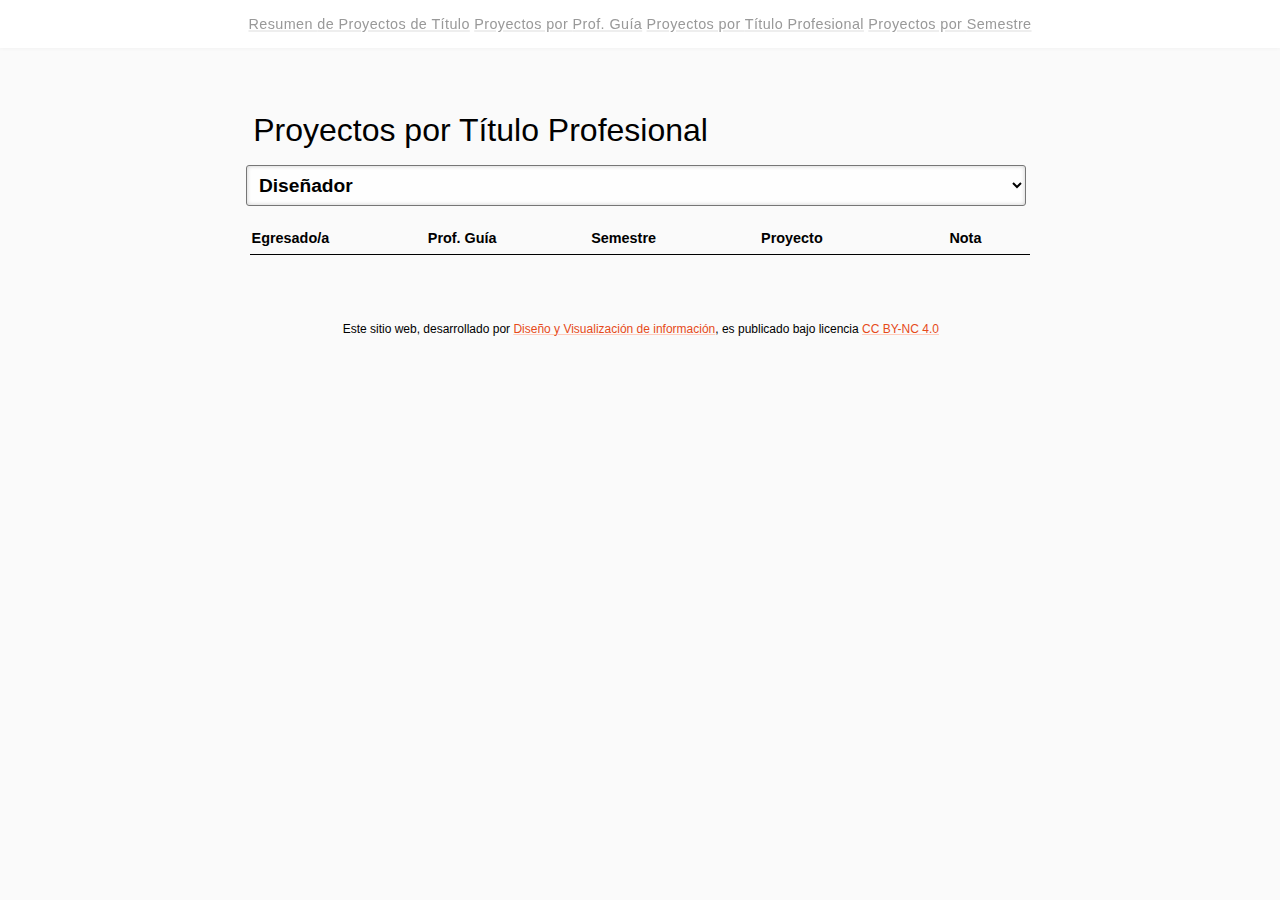
<file: titulos.html>
<!DOCTYPE html>
<html lang="es">
    <head>
        <meta charset="utf-8" />
        <meta name="viewport" content="width=device-width, initial-scale=1" />
        <title>Proyectos de Título</title>
        <link href="https://cdn.jsdelivr.net/npm/bootstrap@5.3.6/dist/css/bootstrap.min.css" rel="stylesheet" integrity="sha384-4Q6Gf2aSP4eDXB8Miphtr37CMZZQ5oXLH2yaXMJ2w8e2ZtHTl7GptT4jmndRuHDT" crossorigin="anonymous">
        <link href="css/style.css" rel="stylesheet"/>
    </head>
    <body>
        <nav class="fixed-top bg-light py-3 shadow-sm">
            <div class="d-flex justify-content-around align-items-center">
               <a href="index.html" class="link-secondary">Resumen <span class="d-none d-md-inline">de Proyectos de Título</span></a>
                <a href="profes.html" class="link-secondary"><span class="d-none d-md-inline">Proyectos por </span>Prof. Guía</a>
                <a href="titulos.html" class="link-dark fw-bold"><span class="d-none d-md-inline">Proyectos por </span>Título Profesional</a>
                <a href="semestres.html" class="link-secondary"><span class="d-none d-md-inline">Proyectos por </span>Semestre</a>
            </div>
        </nav> 
        <div class="container mt-5 pt-5">
            <div class="row">
                <div class="col-11 col-md-10 col-lg-9 col-xl-8 col-xxl-7 mx-auto">             
        <header>
            <h1 class="display-6 text-body-secondary">Proyectos por Título Profesional</h1>
            <select class="form-select mb-3 shadow-sm">
                <option>Diseñador</option>
                <option>Diseñador con mención en Visualidad y Medios</option>
                <option>Diseñador con mención Industrial y Servicios</option>
                <option>Diseñadora</option>
                <option>Diseñadora con mención en Visualidad y Medios</option>
                <option>Diseñadora con mención Industrial y Servicios</option>
            </select>
        </header>
        <main>
            <p class="lead px-1"></p>
            <div class="table-responsive">
            <table class="table border-top border-2 small">
                <thead>
                    <th>Egresado/a</th>
                    <th>Prof. Guía</th>
                    <th class="d-none d-md-table-cell">Semestre</th>
                    <th>Proyecto</th>
                    <th>Nota</th>
                </thead>
                <tbody id="mencion"></tbody>
            </table>
            </div>

            <div id="palabreo" class="px-1"></div>

        </main>
                    <footer class="border-top my-5 pt-2">
                        <p class="text-center text-body-tertiary">
                            <small>
                                Este sitio web, desarrollado por <a rel="cc:attributionURL dct:creator" property="cc:attributionName" href="https://www.u-cursos.cl/fau/2025/1/AUD5V027/1/integrantes/" class="link-dark link-opacity-50 link-opacity-75-hover">Diseño y Visualización de información</a>, es publicado bajo licencia <a href="https://creativecommons.org/licenses/by-nc/4.0/?ref=chooser-v1" target="_blank" rel="license noopener noreferrer" class="link-dark link-opacity-50 link-opacity-75-hover">CC BY-NC 4.0</a>
                            </small>
                        </p>
                    </footer>
                </div>
            </div>
        </div>
        <script src="js/titulos.js"></script>
    </body>
</html>
</file>
<file: css/style.css>
:root {
    --acentoAlto: #FFCCBC;
    --acento: #FF5722;
    --acentoBajo: #E64A19;
    --gris: #546E7A;
}
body {
    font-family: Helvetica, Arial, sans-serif;
    text-align: center;
    margin: 0;
    padding: 0;
    background:#fafafa;
}
a {
    color: var(--acentoBajo);
    text-decoration: underline solid var(--acentoAlto) 10%;
    transition: all ease .25s;

}
a:hover {
    color: var(--acento);
    text-decoration: underline solid var(--acento) 10%;
    transition: all ease .25s;
}

em {
    font-style: normal;
    font-weight: bold;
}

p{
    margin:0.4rem 0 0.6rem 0.1rem;
    line-height: 1.3;

}

nav{
    top:0;
    margin:0;
    width:calc(100% - 2rem);
    padding:1rem;
    position:fixed;
    box-shadow: 0 0 4px #eee;
    background:#fff;
    z-index:999;
    font-size:90%;
    letter-spacing: 0.025rem;
    display: flex;
    justify-content: space-around;

}

nav a{
    color:#999;
      text-decoration: underline solid #eee 15%;

}

nav a:hover{
      color:#666;
      text-decoration: underline solid #999 15%;
}

nav a.active{
    color:#333;
    text-decoration: underline solid #666 15%;
}

@media (max-width:1200px){
    nav a span{
        display:none;
    }
}


header,
main,
footer {
    width: min(90%, 780px);
    margin: 1rem auto;
    text-align: left;
}

header{
    padding-top:2rem;
}

main{
    padding-bottom:1rem;
}

@keyframes tintinea{
    0%{border: 1px solid var(--acentoAlto);}
    100%{border: 1px solid var(--acentoBajo);}
}

select {
    width: 100%;
    padding: 1%;
    margin-left:-0.5%;
    font-size: 120%;
    background: #fafafa;
    border-radius: 3px;
    font-weight: bold;
    animation: tintinea .9s infinite alternate; 
    box-shadow:inset 0 0 4px #ccc;
    background:#fefefe;
}


h1,h2,h3{
    font-weight: lighter;
}

h1 em,h2 em, h3 em{
    font-weight: normal;
}

h1{
    margin:4rem 0.2rem 1rem 0.2rem;
    font-size:;
}

h2{
    margin:1rem 0.2rem 1rem 0.2rem;
}


h3{
    margin:0rem 0.2rem 1rem 0rem;
}

h3 a{
    color:#555;
    text-decoration: underline solid #999 8%;
}

h3 a:hover{
    color:var(--acento);
    text-decoration: underline solid var(--acentoAlto) 8%;
}

table {
    border-collapse: collapse;
    font-size: 90%;
    margin-bottom:2rem;
    min-width: 100%;
}
th,
td {
    min-width: 3.5rem;
    border-bottom: 1px solid black;
    padding: 0.5rem 0.1rem;
}
th:nth-child(5),
td:nth-child(5) {
    text-align: center;
}

th:nth-child(3),
td:nth-child(3){
    padding: 0.5rem;    
}
td:nth-child(4) {
    max-width: 25vw;
    overflow: hidden;
    white-space: nowrap;
    text-overflow: ellipsis;
    color:gray;
}
td:nth-child(5) {
    min-width: auto;
}

div#palabreo p:nth-child(2){
    line-height: 1.1;
    font-size:90%;
}

div#palabreo p:nth-child(2) span{
    display:inline-block;
    border:1px solid black;
    margin-right:0.75rem;
    margin-bottom: 0.75rem;
    padding:0.1rem 0.3rem;
}

footer{
    margin-bottom: 2rem;
}

footer p{
    text-align: center;
    font-size: 90%;
}

article{
    padding:1rem 0 2rem 0;
}

article > h2{
    margin:.5rem 0;
}

article > object{
    width:100%;
}

@media (min-width:1024px){
    article > object.ancho{
        width:135%;
        margin:0 -15% 0 -20%;
    }
}

article > p{
    font-size:90%;
    line-height: 1.5;
}

article:last-child{
    padding-bottom:0;
}


span#profe{
    text-decoration: underline;
}

svg#slope circle{
    opacity: 0.6;
}

svg#slope line{
    opacity: 0.6;    
}

svg#slope text{
    opacity: 0.6;    
}

div.doble{
    font-size: 90%;
}

div.doble > hr {
    clear:both;
    border:none;

}

div.uno{
    width:48%;
    float:left;
}

div.otro{
    width:48%;
    float:right;
}

@media (orientation:portrait){
    div.uno, div.otro{
        width:100%;
    }
}


div.info{
    background:0
}

div.info div.medio{
    width:50%;
    float:left;
}

div.info div.completo{
    width:100%;
        clear:both;
}      

div.completo img, div.medio img{
    max-width: 100%
}

div.completo h1, div.medio h1{
    margin-top:0;
    font-weight: bold;
}

div.completo h3, div.medio h3{
    margin-top:0;
    font-weight: bold;
}

div.completo img, div.medio img, div.completo object, div.medio object{
    width: 100%
}
</file>
